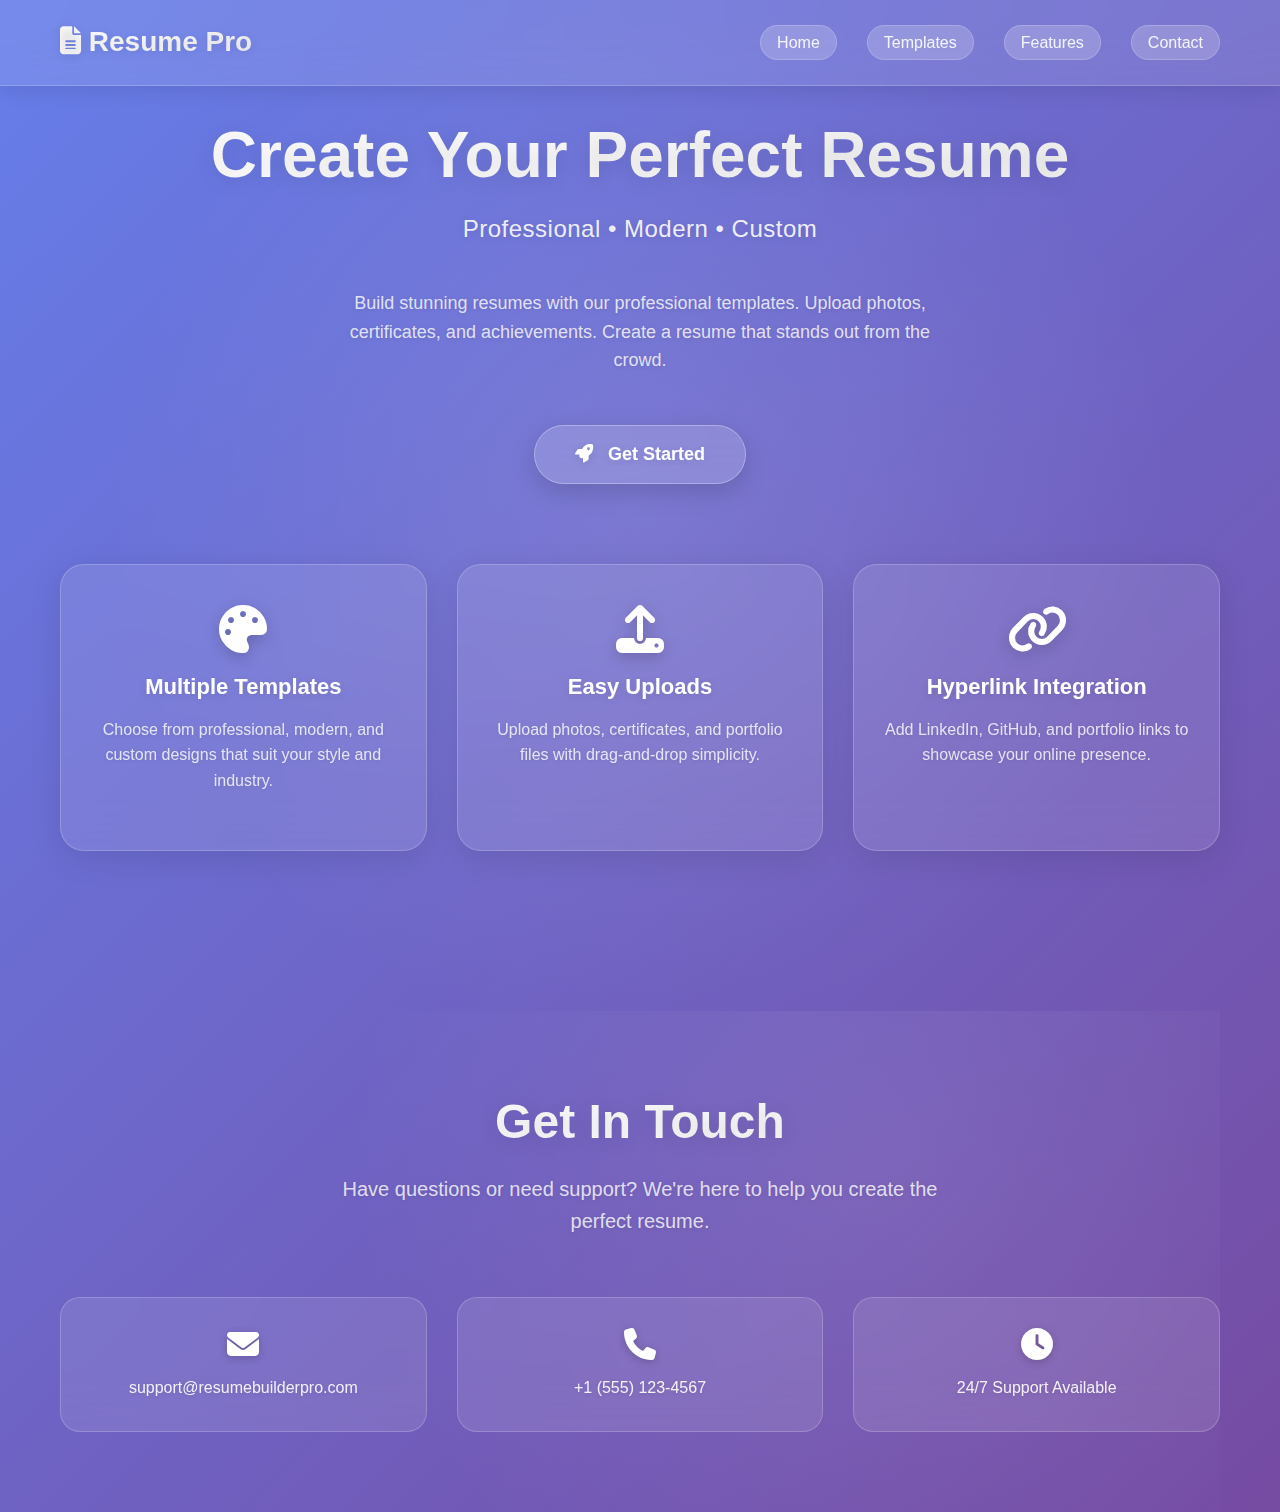
<file: index.html>
<!DOCTYPE html>
<html lang="en">
<head>
    <meta charset="UTF-8">
    <meta name="viewport" content="width=device-width, initial-scale=1.0">
    <title>Resume Builder Pro - Professional Resume Creator</title>
    <link rel="stylesheet" href="styles.css">
    <link rel="stylesheet" href="https://cdnjs.cloudflare.com/ajax/libs/font-awesome/6.4.0/css/all.min.css">
    <link href="https://fonts.googleapis.com/css2?family=Inter:wght@300;400;500;600;700&family=Poppins:wght@300;400;500;600;700&display=swap" rel="stylesheet">
</head>
<body>
    <!-- Header -->
    <header class="header">
        <div class="header-content">
            <div class="logo">
                <i class="fas fa-file-alt"></i> Resume Pro
            </div>
            <nav>
                <ul class="nav-links">
                    <li><a href="#home" class="home-link">Home</a></li>
                    <li><a href="#templates">Templates</a></li>
                    <li><a href="#features">Features</a></li>
                    <li><a href="#contact">Contact</a></li>
                </ul>
            </nav>
        </div>
    </header>

    <div class="container">
        <!-- Welcome Section -->
        <div class="welcome-section" id="welcomeSection">
            <div class="welcome-content">
                <h1 class="welcome-title">Create Your Perfect Resume</h1>
                <p class="tagline">Professional • Modern • Custom</p>
                <p class="description">
                    Build stunning resumes with our professional templates. Upload photos, certificates, 
                    and achievements. Create a resume that stands out from the crowd.
                </p>
                <button class="cta-button" onclick="showTemplates()">
                    <i class="fas fa-rocket"></i> Get Started
                </button>
            </div>

                    <!-- Features Grid -->
        <div class="features-grid" id="features">
            <div class="feature-card">
                <i class="fas fa-palette feature-icon"></i>
                <h3 class="feature-title">Multiple Templates</h3>
                <p class="feature-description">Choose from professional, modern, and custom designs that suit your style and industry.</p>
            </div>
            <div class="feature-card">
                <i class="fas fa-upload feature-icon"></i>
                <h3 class="feature-title">Easy Uploads</h3>
                <p class="feature-description">Upload photos, certificates, and portfolio files with drag-and-drop simplicity.</p>
            </div>
            <div class="feature-card">
                <i class="fas fa-link feature-icon"></i>
                <h3 class="feature-title">Hyperlink Integration</h3>
                <p class="feature-description">Add LinkedIn, GitHub, and portfolio links to showcase your online presence.</p>
            </div>
        </div>
        </div>

        <!-- Template Selection Section -->
        <div class="template-selection" id="templateSection" style="display: none;">
            <h2 class="section-title">Choose Your Template</h2>
            <p class="section-subtitle">
                Select from our carefully crafted templates designed to make your resume stand out
            </p>
            
            <div class="template-grid" id="templates">
                <div class="template-card" onclick="selectTemplate('professional')">
                    <i class="fas fa-briefcase template-icon"></i>
                    <h3 class="template-name">Professional</h3>
                    <p class="template-description">Clean, traditional design perfect for corporate and business environments.</p>
                    <ul class="template-features">
                        <li>Classic layout</li>
                        <li>Business-friendly</li>
                        <li>Easy to scan</li>
                        <li>ATS optimized</li>
                    </ul>
                </div>
                
                <div class="template-card" onclick="selectTemplate('modern')">
                    <i class="fas fa-star template-icon"></i>
                    <h3 class="template-name">Modern</h3>
                    <p class="template-description">Contemporary design with visual elements for creative and tech industries.</p>
                    <ul class="template-features">
                        <li>Visual elements</li>
                        <li>Creative layout</li>
                        <li>Color accents</li>
                        <li>Modern typography</li>
                    </ul>
                </div>
                
                <div class="template-card" onclick="selectTemplate('custom')">
                    <i class="fas fa-magic template-icon"></i>
                    <h3 class="template-name">Custom</h3>
                    <p class="template-description">Unique design that lets you showcase your personality and creativity.</p>
                    <ul class="template-features">
                        <li>Unique layout</li>
                        <li>Personalized style</li>
                        <li>Creative freedom</li>
                        <li>Stand out design</li>
                    </ul>
                </div>
            </div>
        </div>

        <!-- Contact Section -->
        <div class="contact-section" id="contact">
            <h2 class="section-title">Get In Touch</h2>
            <p class="section-subtitle">
                Have questions or need support? We're here to help you create the perfect resume.
            </p>
            <div class="contact-info">
                <div class="contact-item">
                    <i class="fas fa-envelope"></i>
                    <span>support@resumebuilderpro.com</span>
                </div>
                <div class="contact-item">
                    <i class="fas fa-phone"></i>
                    <span>+1 (555) 123-4567</span>
                </div>
                <div class="contact-item">
                    <i class="fas fa-clock"></i>
                    <span>24/7 Support Available</span>
                </div>
            </div>
        </div>
    </div>

    <!-- Floating Back to Home Button -->
    <div class="floating-home-btn">
        <a href="#home" title="Back to Top" onclick="scrollToTop()">
            <i class="fas fa-home"></i>
        </a>
    </div>

    <script src="script.js"></script>
</body>
</html>
</file>
<file: styles.css>
/* Reset and Base Styles */
* {
    margin: 0;
    padding: 0;
    box-sizing: border-box;
}

body {
    font-family: 'SF Pro Display', -apple-system, BlinkMacSystemFont, 'Segoe UI', Roboto, sans-serif;
    background: linear-gradient(135deg, #667eea 0%, #764ba2 100%);
    min-height: 100vh;
    color: #1d1d1f;
    overflow-x: hidden;
    line-height: 1.6;
}

.container {
    max-width: 1200px;
    margin: 0 auto;
    padding: 0 20px;
}

/* Typography */
h1, h2, h3, h4, h5, h6 {
    font-weight: 600;
    line-height: 1.3;
    margin-bottom: 0.5em;
}

h1 { font-size: 2.5rem; }
h2 { font-size: 2rem; }
h3 { font-size: 1.5rem; }
h4 { font-size: 1.25rem; }

p {
    margin-bottom: 1rem;
    color: rgba(255, 255, 255, 0.9);
}

/* Header Styles */
.header {
    background: rgba(255, 255, 255, 0.1);
    backdrop-filter: blur(20px);
    -webkit-backdrop-filter: blur(20px);
    border-bottom: 1px solid rgba(255, 255, 255, 0.2);
    position: fixed;
    top: 0;
    left: 0;
    right: 0;
    z-index: 1000;
    padding: 20px 0;
    box-shadow: 0 4px 20px rgba(0, 0, 0, 0.1);
}

.header-content {
    display: flex;
    justify-content: space-between;
    align-items: center;
    max-width: 1200px;
    margin: 0 auto;
    padding: 0 20px;
}

.logo {
    font-size: 28px;
    font-weight: 700;
    background: linear-gradient(135deg, #fff, #f0f0f0);
    -webkit-background-clip: text;
    -webkit-text-fill-color: transparent;
    background-clip: text;
    text-shadow: 0 2px 10px rgba(0, 0, 0, 0.1);
}

.nav-links {
    display: flex;
    gap: 30px;
    list-style: none;
}

.nav-links a {
    color: rgba(255, 255, 255, 0.9);
    text-decoration: none;
    font-weight: 500;
    font-size: 16px;
    transition: all 0.3s ease;
    padding: 8px 16px;
    border-radius: 20px;
    background: rgba(255, 255, 255, 0.1);
    backdrop-filter: blur(10px);
    -webkit-backdrop-filter: blur(10px);
    border: 1px solid rgba(255, 255, 255, 0.2);
}

.nav-links a:hover {
    background: rgba(255, 255, 255, 0.2);
    transform: translateY(-2px);
    box-shadow: 0 8px 25px rgba(0, 0, 0, 0.15);
    border-color: rgba(255, 255, 255, 0.3);
}

/* Welcome Section */
.welcome-section {
    padding: 120px 0 80px;
    text-align: center;
    position: relative;
}

.welcome-section::before {
    content: '';
    position: absolute;
    top: 0;
    left: 0;
    right: 0;
    bottom: 0;
    background: radial-gradient(circle at 50% 50%, rgba(255, 255, 255, 0.1) 0%, transparent 70%);
    pointer-events: none;
}

.welcome-content {
    position: relative;
    z-index: 2;
}

.welcome-title {
    font-size: 64px;
    font-weight: 700;
    margin-bottom: 20px;
    background: linear-gradient(135deg, #ffffff, #f0f0f0);
    -webkit-background-clip: text;
    -webkit-text-fill-color: transparent;
    background-clip: text;
    line-height: 1.1;
    text-shadow: 0 4px 20px rgba(0, 0, 0, 0.1);
}

.tagline {
    font-size: 24px;
    color: rgba(255, 255, 255, 0.9);
    margin-bottom: 40px;
    font-weight: 400;
    letter-spacing: 0.5px;
    text-shadow: 0 2px 10px rgba(0, 0, 0, 0.1);
}

.description {
    font-size: 18px;
    color: rgba(255, 255, 255, 0.8);
    max-width: 600px;
    margin: 0 auto 50px;
    line-height: 1.6;
    text-shadow: 0 1px 5px rgba(0, 0, 0, 0.1);
}

/* Features Grid */
.features-grid {
    display: grid;
    grid-template-columns: repeat(auto-fit, minmax(300px, 1fr));
    gap: 30px;
    margin: 80px 0;
}

.feature-card {
    background: rgba(255, 255, 255, 0.1);
    backdrop-filter: blur(20px);
    -webkit-backdrop-filter: blur(20px);
    border: 1px solid rgba(255, 255, 255, 0.2);
    border-radius: 24px;
    padding: 40px 30px;
    text-align: center;
    transition: all 0.4s ease;
    position: relative;
    overflow: hidden;
    box-shadow: 0 8px 32px rgba(0, 0, 0, 0.1);
}

.feature-card::before {
    content: '';
    position: absolute;
    top: 0;
    left: 0;
    right: 0;
    bottom: 0;
    background: linear-gradient(135deg, rgba(255, 255, 255, 0.1), rgba(255, 255, 255, 0.05));
    opacity: 0;
    transition: opacity 0.4s ease;
}

.feature-card:hover {
    transform: translateY(-10px) scale(1.02);
    box-shadow: 0 20px 40px rgba(0, 0, 0, 0.2);
    border-color: rgba(255, 255, 255, 0.3);
}

.feature-card:hover::before {
    opacity: 1;
}

.feature-card:hover .feature-icon {
    transform: scale(1.1) rotate(5deg);
}

.feature-icon {
    font-size: 48px;
    color: #fff;
    margin-bottom: 20px;
    transition: all 0.4s ease;
    text-shadow: 0 4px 15px rgba(0, 0, 0, 0.2);
}

.feature-title {
    font-size: 22px;
    font-weight: 600;
    color: #fff;
    margin-bottom: 15px;
    text-shadow: 0 2px 8px rgba(0, 0, 0, 0.1);
}

.feature-description {
    color: rgba(255, 255, 255, 0.8);
    line-height: 1.6;
    font-size: 16px;
    text-shadow: 0 1px 4px rgba(0, 0, 0, 0.1);
}

/* CTA Button */
.cta-button {
    background: rgba(255, 255, 255, 0.15);
    backdrop-filter: blur(20px);
    -webkit-backdrop-filter: blur(20px);
    border: 1px solid rgba(255, 255, 255, 0.3);
    color: #fff;
    padding: 18px 40px;
    font-size: 18px;
    font-weight: 600;
    border-radius: 50px;
    cursor: pointer;
    transition: all 0.4s ease;
    text-decoration: none;
    display: inline-block;
    position: relative;
    overflow: hidden;
    box-shadow: 0 8px 25px rgba(0, 0, 0, 0.15);
    text-shadow: 0 2px 8px rgba(0, 0, 0, 0.1);
}

.cta-button::before {
    content: '';
    position: absolute;
    top: 0;
    left: -100%;
    width: 100%;
    height: 100%;
    background: linear-gradient(90deg, transparent, rgba(255, 255, 255, 0.2), transparent);
    transition: left 0.5s ease;
}

.cta-button:hover::before {
    left: 100%;
}

.cta-button:hover {
    background: rgba(255, 255, 255, 0.25);
    transform: translateY(-3px);
    box-shadow: 0 15px 35px rgba(0, 0, 0, 0.2);
    border-color: rgba(255, 255, 255, 0.4);
}

.cta-button i {
    margin-right: 10px;
    transition: transform 0.3s ease;
}

.cta-button:hover i {
    transform: translateX(3px);
}

/* Template Selection */
.template-selection {
    padding: 80px 0;
    text-align: center;
    position: relative;
}

.template-selection::before {
    content: '';
    position: absolute;
    top: 0;
    left: 0;
    right: 0;
    bottom: 0;
    background: radial-gradient(circle at 30% 70%, rgba(255, 255, 255, 0.08) 0%, transparent 60%);
    pointer-events: none;
}

.section-title {
    font-size: 48px;
    font-weight: 700;
    color: #fff;
    margin-bottom: 20px;
    background: linear-gradient(135deg, #ffffff, #f0f0f0);
    -webkit-background-clip: text;
    -webkit-text-fill-color: transparent;
    background-clip: text;
    text-shadow: 0 4px 20px rgba(0, 0, 0, 0.1);
    position: relative;
    z-index: 2;
}

.section-subtitle {
    font-size: 20px;
    color: rgba(255, 255, 255, 0.8);
    margin-bottom: 60px;
    max-width: 600px;
    margin-left: auto;
    margin-right: auto;
    line-height: 1.6;
    text-shadow: 0 1px 5px rgba(0, 0, 0, 0.1);
    position: relative;
    z-index: 2;
}

.template-grid {
    display: grid;
    grid-template-columns: repeat(auto-fit, minmax(380px, 1fr));
    gap: 40px;
    margin-top: 60px;
    position: relative;
    z-index: 2;
    max-width: 1200px;
    margin-left: auto;
    margin-right: auto;
}

.template-card {
    background: rgba(255, 255, 255, 0.1);
    backdrop-filter: blur(20px);
    -webkit-backdrop-filter: blur(20px);
    border: 1px solid rgba(255, 255, 255, 0.2);
    border-radius: 24px;
    padding: 40px 30px;
    text-align: center;
    cursor: pointer;
    transition: all 0.4s ease;
    position: relative;
    overflow: hidden;
    box-shadow: 0 8px 32px rgba(0, 0, 0, 0.1);
    min-height: 500px;
    display: flex;
    flex-direction: column;
    justify-content: space-between;
    align-items: center;
}

.template-card::before {
    content: '';
    position: absolute;
    top: 0;
    left: 0;
    right: 0;
    bottom: 0;
    background: linear-gradient(135deg, rgba(255, 255, 255, 0.1), rgba(255, 255, 255, 0.05));
    opacity: 0;
    transition: opacity 0.4s ease;
}

.template-card:hover {
    transform: translateY(-10px) scale(1.02);
    box-shadow: 0 25px 50px rgba(0, 0, 0, 0.25);
    border-color: rgba(255, 255, 255, 0.3);
}

.template-card:hover::before {
    opacity: 1;
}

.template-card:hover .template-icon {
    transform: scale(1.1);
}

.template-card:hover .template-name {
    transform: translateY(-2px);
}

/* Professional Template - Blue Theme */
.template-card[onclick*="professional"] {
    border-color: rgba(59, 130, 246, 0.4);
    background: linear-gradient(135deg, rgba(59, 130, 246, 0.1), rgba(147, 197, 253, 0.05));
}

.template-card[onclick*="professional"]:hover {
    border-color: rgba(59, 130, 246, 0.6);
    box-shadow: 0 25px 50px rgba(59, 130, 246, 0.2);
}

.template-card[onclick*="professional"] .template-icon {
    color: #60a5fa;
    text-shadow: 0 4px 15px rgba(59, 130, 246, 0.3);
}

.template-card[onclick*="professional"] .template-name {
    color: #60a5fa;
    text-shadow: 0 2px 8px rgba(59, 130, 246, 0.2);
}

.template-card[onclick*="professional"] .template-features li::before {
    color: #3b82f6;
}

/* Modern Template - Purple Theme */
.template-card[onclick*="modern"] {
    border-color: rgba(147, 51, 234, 0.4);
    background: linear-gradient(135deg, rgba(147, 51, 234, 0.1), rgba(196, 181, 253, 0.05));
}

.template-card[onclick*="modern"]:hover {
    border-color: rgba(147, 51, 234, 0.6);
    box-shadow: 0 25px 50px rgba(147, 51, 234, 0.2);
}

.template-card[onclick*="modern"] .template-icon {
    color: #a78bfa;
    text-shadow: 0 4px 15px rgba(147, 51, 234, 0.3);
}

.template-card[onclick*="modern"] .template-name {
    color: #a78bfa;
    text-shadow: 0 2px 8px rgba(147, 51, 234, 0.2);
}

.template-card[onclick*="modern"] .template-features li::before {
    color: #9333ea;
}

/* Custom Template - Green Theme */
.template-card[onclick*="custom"] {
    border-color: rgba(34, 197, 94, 0.4);
    background: linear-gradient(135deg, rgba(34, 197, 94, 0.1), rgba(134, 239, 172, 0.05));
}

.template-card[onclick*="custom"]:hover {
    border-color: rgba(34, 197, 94, 0.6);
    box-shadow: 0 25px 50px rgba(34, 197, 94, 0.2);
}

.template-card[onclick*="custom"] .template-icon {
    color: #4ade80;
    text-shadow: 0 4px 15px rgba(34, 197, 94, 0.3);
}

.template-card[onclick*="custom"] .template-name {
    color: #4ade80;
    text-shadow: 0 2px 8px rgba(34, 197, 94, 0.2);
}

.template-card[onclick*="custom"] .template-features li::before {
    color: #22c55e;
}

.template-icon {
    font-size: 64px;
    margin-bottom: 25px;
    transition: all 0.4s ease;
    flex-shrink: 0;
}

.template-name {
    font-size: 24px;
    font-weight: 600;
    margin-bottom: 15px;
    text-shadow: 0 2px 8px rgba(0, 0, 0, 0.1);
    flex-shrink: 0;
    transition: transform 0.3s ease;
}

.template-description {
    color: rgba(255, 255, 255, 0.8);
    line-height: 1.6;
    margin-bottom: 25px;
    font-size: 16px;
    text-shadow: 0 1px 4px rgba(0, 0, 0, 0.1);
    flex-grow: 1;
}

.template-features {
    list-style: none;
    text-align: left;
    margin: 0 auto;
    max-width: 280px;
    flex-shrink: 0;
}

.template-features li {
    color: rgba(255, 255, 255, 0.7);
    margin-bottom: 8px;
    font-size: 14px;
    position: relative;
    padding-left: 20px;
    text-shadow: 0 1px 3px rgba(0, 0, 0, 0.1);
}

.template-features li::before {
    content: '✓';
    position: absolute;
    left: 0;
    font-weight: bold;
    text-shadow: 0 1px 3px rgba(0, 0, 0, 0.2);
}

/* Contact Section */
.contact-section {
    padding: 80px 0;
    text-align: center;
    position: relative;
}

.contact-section::before {
    content: '';
    position: absolute;
    top: 0;
    left: 0;
    right: 0;
    bottom: 0;
    background: radial-gradient(circle at 70% 30%, rgba(255, 255, 255, 0.08) 0%, transparent 60%);
    pointer-events: none;
}

.contact-info {
    display: grid;
    grid-template-columns: repeat(auto-fit, minmax(250px, 1fr));
    gap: 30px;
    margin-top: 50px;
    position: relative;
    z-index: 2;
}

.contact-item {
    background: rgba(255, 255, 255, 0.1);
    backdrop-filter: blur(20px);
    -webkit-backdrop-filter: blur(20px);
    border: 1px solid rgba(255, 255, 255, 0.2);
    border-radius: 20px;
    padding: 30px 20px;
    text-align: center;
    transition: all 0.4s ease;
    display: flex;
    flex-direction: column;
    align-items: center;
    gap: 15px;
}

.contact-item:hover {
    transform: translateY(-5px);
    box-shadow: 0 15px 35px rgba(0, 0, 0, 0.2);
    border-color: rgba(255, 255, 255, 0.3);
}

.contact-item i {
    font-size: 32px;
    color: #fff;
    text-shadow: 0 2px 8px rgba(0, 0, 0, 0.2);
}

.contact-item span {
    color: rgba(255, 255, 255, 0.9);
    font-size: 16px;
    font-weight: 500;
    text-shadow: 0 1px 4px rgba(0, 0, 0, 0.1);
}

/* Responsive Design */
@media (max-width: 768px) {
    .welcome-title {
        font-size: 48px;
    }
    
    .tagline {
        font-size: 20px;
    }
    
    .section-title {
        font-size: 36px;
    }
    
    .features-grid {
        grid-template-columns: 1fr;
        gap: 20px;
    }
    
    .template-grid {
        grid-template-columns: 1fr;
        gap: 30px;
        max-width: 100%;
    }
    
    .template-card {
        min-height: 450px;
        padding: 30px 25px;
    }
    
    .nav-links {
        display: none;
    }
    
    .welcome-section {
        padding: 100px 0 60px;
    }
    
    .header {
        padding: 15px 0;
    }
    
    .contact-info {
        grid-template-columns: 1fr;
        gap: 20px;
    }
}

@media (max-width: 480px) {
    .welcome-title {
        font-size: 36px;
    }
    
    .tagline {
        font-size: 18px;
    }
    
    .description {
        font-size: 16px;
    }
    
    .feature-card,
    .template-card {
        padding: 30px 20px;
    }
    
    .cta-button {
        padding: 15px 30px;
        font-size: 16px;
    }
    
    .contact-item {
        padding: 25px 15px;
    }
    
    .floating-home-btn {
        bottom: 20px;
        right: 20px;
    }
    
    .floating-home-btn a {
        width: 50px;
        height: 50px;
        font-size: 20px;
    }
    
    .header-actions {
        flex-direction: column;
        gap: 10px;
    }
    
    .home-btn {
        padding: 8px 12px;
        font-size: 12px;
    }
}

/* Animation Classes */
@keyframes fadeInUp {
    from {
        opacity: 0;
        transform: translateY(30px);
    }
    to {
        opacity: 1;
        transform: translateY(0);
    }
}

@keyframes fadeIn {
    from {
        opacity: 0;
    }
    to {
        opacity: 1;
    }
}

@keyframes float {
    0%, 100% {
        transform: translateY(0px);
    }
    50% {
        transform: translateY(-10px);
    }
}

.fade-in-up {
    animation: fadeInUp 0.8s ease-out;
}

.fade-in {
    animation: fadeIn 1s ease-out;
}

.float {
    animation: float 3s ease-in-out infinite;
}

/* Glass Morphism Utilities */
.glass {
    background: rgba(255, 255, 255, 0.1);
    backdrop-filter: blur(20px);
    -webkit-backdrop-filter: blur(20px);
    border: 1px solid rgba(255, 255, 255, 0.2);
}

.glass-strong {
    background: rgba(255, 255, 255, 0.15);
    backdrop-filter: blur(25px);
    -webkit-backdrop-filter: blur(25px);
    border: 1px solid rgba(255, 255, 255, 0.25);
}

/* Hover Effects */
.hover-lift {
    transition: all 0.3s ease;
}

.hover-lift:hover {
    transform: translateY(-5px);
    box-shadow: 0 15px 35px rgba(0, 0, 0, 0.15);
}

/* Custom Scrollbar */
::-webkit-scrollbar {
    width: 8px;
}

::-webkit-scrollbar-track {
    background: rgba(255, 255, 255, 0.1);
}

::-webkit-scrollbar-thumb {
    background: rgba(255, 255, 255, 0.3);
    border-radius: 4px;
}

::-webkit-scrollbar-thumb:hover {
    background: rgba(255, 255, 255, 0.5);
}

/* Selection Styles */
::selection {
    background: rgba(255, 255, 255, 0.3);
    color: #fff;
}

::-moz-selection {
    background: rgba(255, 255, 255, 0.3);
    color: #fff;
}

/* Focus Styles */
*:focus {
    outline: 2px solid rgba(255, 255, 255, 0.5);
    outline-offset: 2px;
}

/* Loading States */
.loading {
    opacity: 0.7;
    pointer-events: none;
}

.loading::after {
    content: '';
    position: absolute;
    top: 50%;
    left: 50%;
    width: 20px;
    height: 20px;
    margin: -10px 0 0 -10px;
    border: 2px solid rgba(255, 255, 255, 0.3);
    border-top: 2px solid #fff;
    border-radius: 50%;
    animation: spin 1s linear infinite;
}

@keyframes spin {
    0% { transform: rotate(0deg); }
    100% { transform: rotate(360deg); }
}

/* Floating Home Button */
.floating-home-btn {
    position: fixed;
    bottom: 30px;
    right: 30px;
    z-index: 1000;
    transition: all 0.3s ease;
    opacity: 0;
    visibility: hidden;
}

.floating-home-btn a {
    display: flex;
    align-items: center;
    justify-content: center;
    width: 60px;
    height: 60px;
    background: rgba(255, 255, 255, 0.15);
    backdrop-filter: blur(20px);
    -webkit-backdrop-filter: blur(20px);
    border: 1px solid rgba(255, 255, 255, 0.3);
    border-radius: 50%;
    color: #fff;
    text-decoration: none;
    font-size: 24px;
    box-shadow: 0 8px 25px rgba(0, 0, 0, 0.15);
    transition: all 0.3s ease;
}

.floating-home-btn a:hover {
    background: rgba(255, 255, 255, 0.25);
    transform: translateY(-3px) scale(1.1);
    box-shadow: 0 15px 35px rgba(0, 0, 0, 0.2);
    border-color: rgba(255, 255, 255, 0.4);
}

.floating-home-btn a i {
    text-shadow: 0 2px 8px rgba(0, 0, 0, 0.1);
}

/* Header Actions */
.header-actions {
    display: flex;
    gap: 15px;
    align-items: center;
}

.home-btn {
    display: inline-flex;
    align-items: center;
    gap: 8px;
    padding: 10px 16px;
    background: rgba(255, 255, 255, 0.15);
    backdrop-filter: blur(20px);
    -webkit-backdrop-filter: blur(20px);
    border: 1px solid rgba(255, 255, 255, 0.3);
    border-radius: 20px;
    color: #fff;
    text-decoration: none;
    font-weight: 500;
    font-size: 14px;
    transition: all 0.3s ease;
    box-shadow: 0 4px 15px rgba(0, 0, 0, 0.1);
}

.home-btn:hover {
    background: rgba(255, 255, 255, 0.25);
    transform: translateY(-2px);
    box-shadow: 0 8px 25px rgba(0, 0, 0, 0.15);
    border-color: rgba(255, 255, 255, 0.4);
}

.home-btn i {
    font-size: 16px;
}

/* Preview Actions Home Button */
.preview-actions .home-btn {
    background: rgba(59, 130, 246, 0.9);
    border-color: rgba(59, 130, 246, 0.3);
    color: #fff;
}

.preview-actions .home-btn:hover {
    background: rgba(59, 130, 246, 1);
    transform: translateY(-2px);
    box-shadow: 0 8px 25px rgba(59, 130, 246, 0.3);
}
</file>
